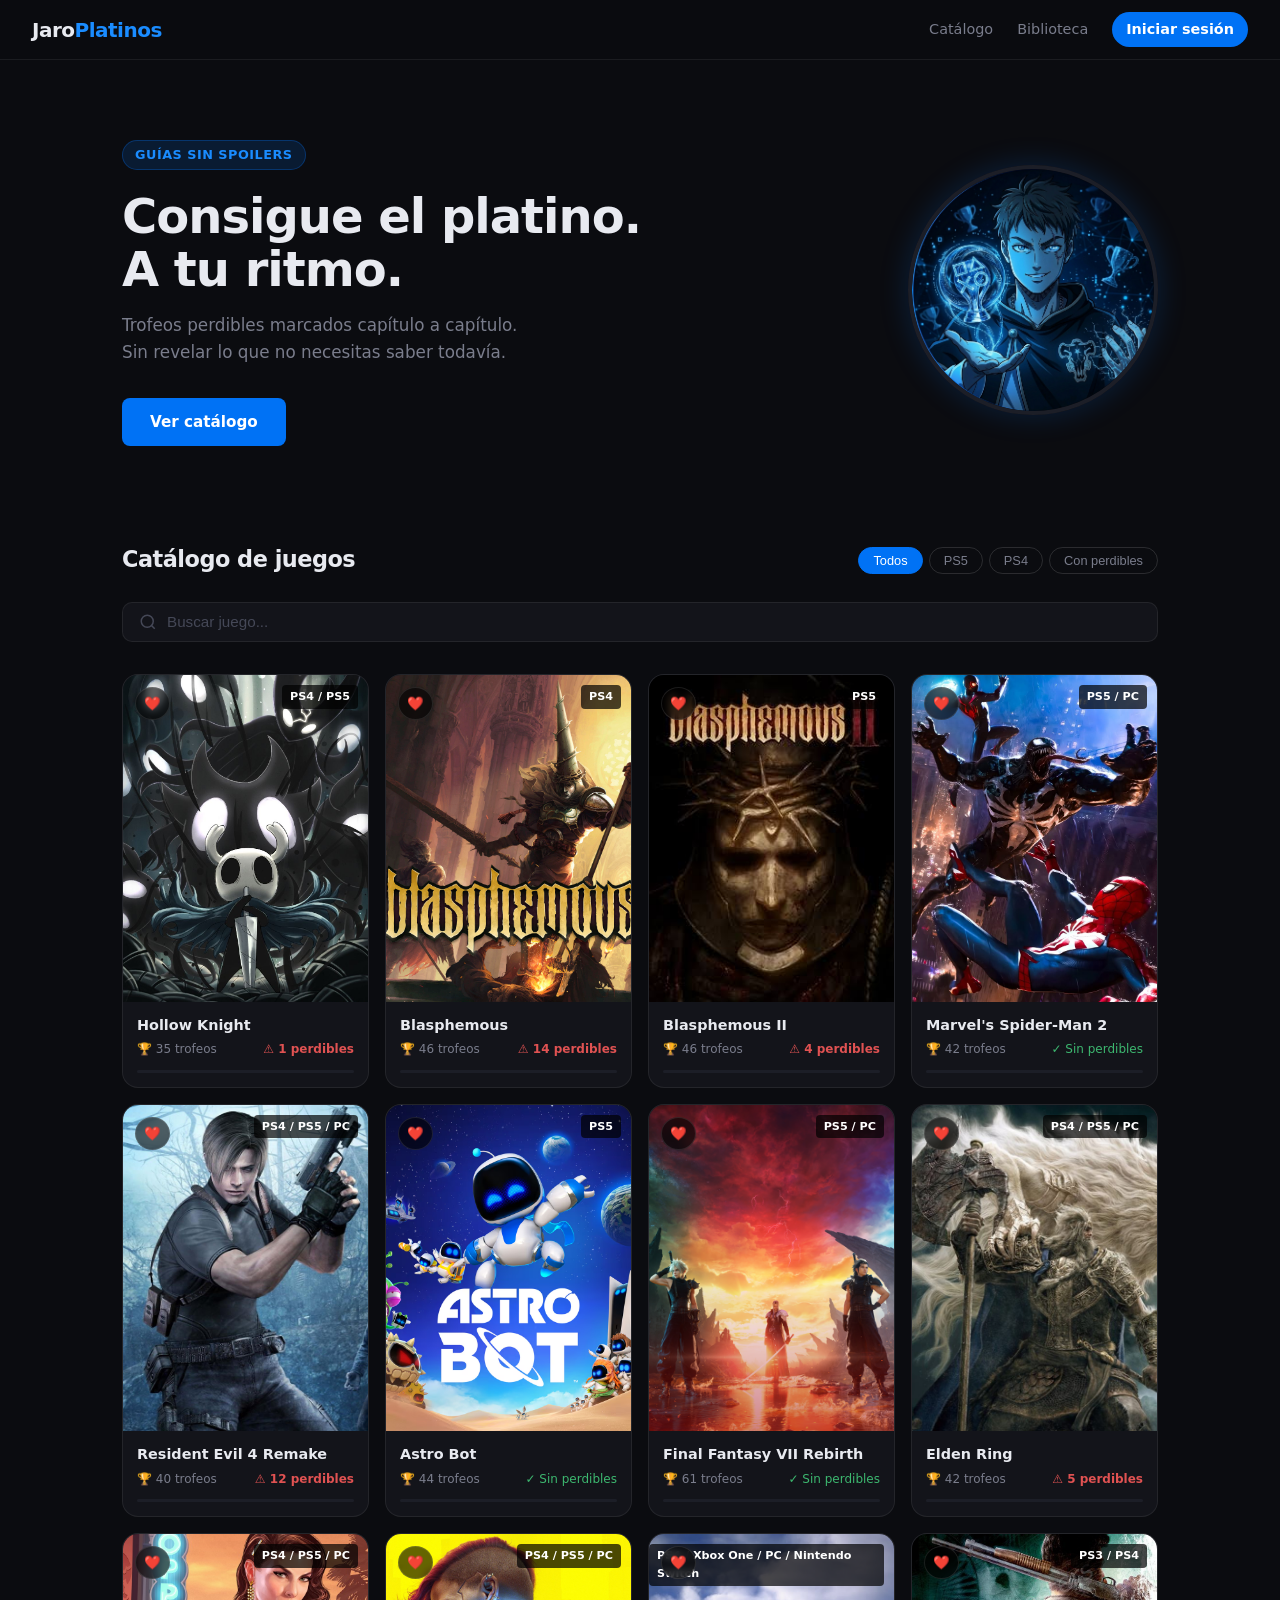
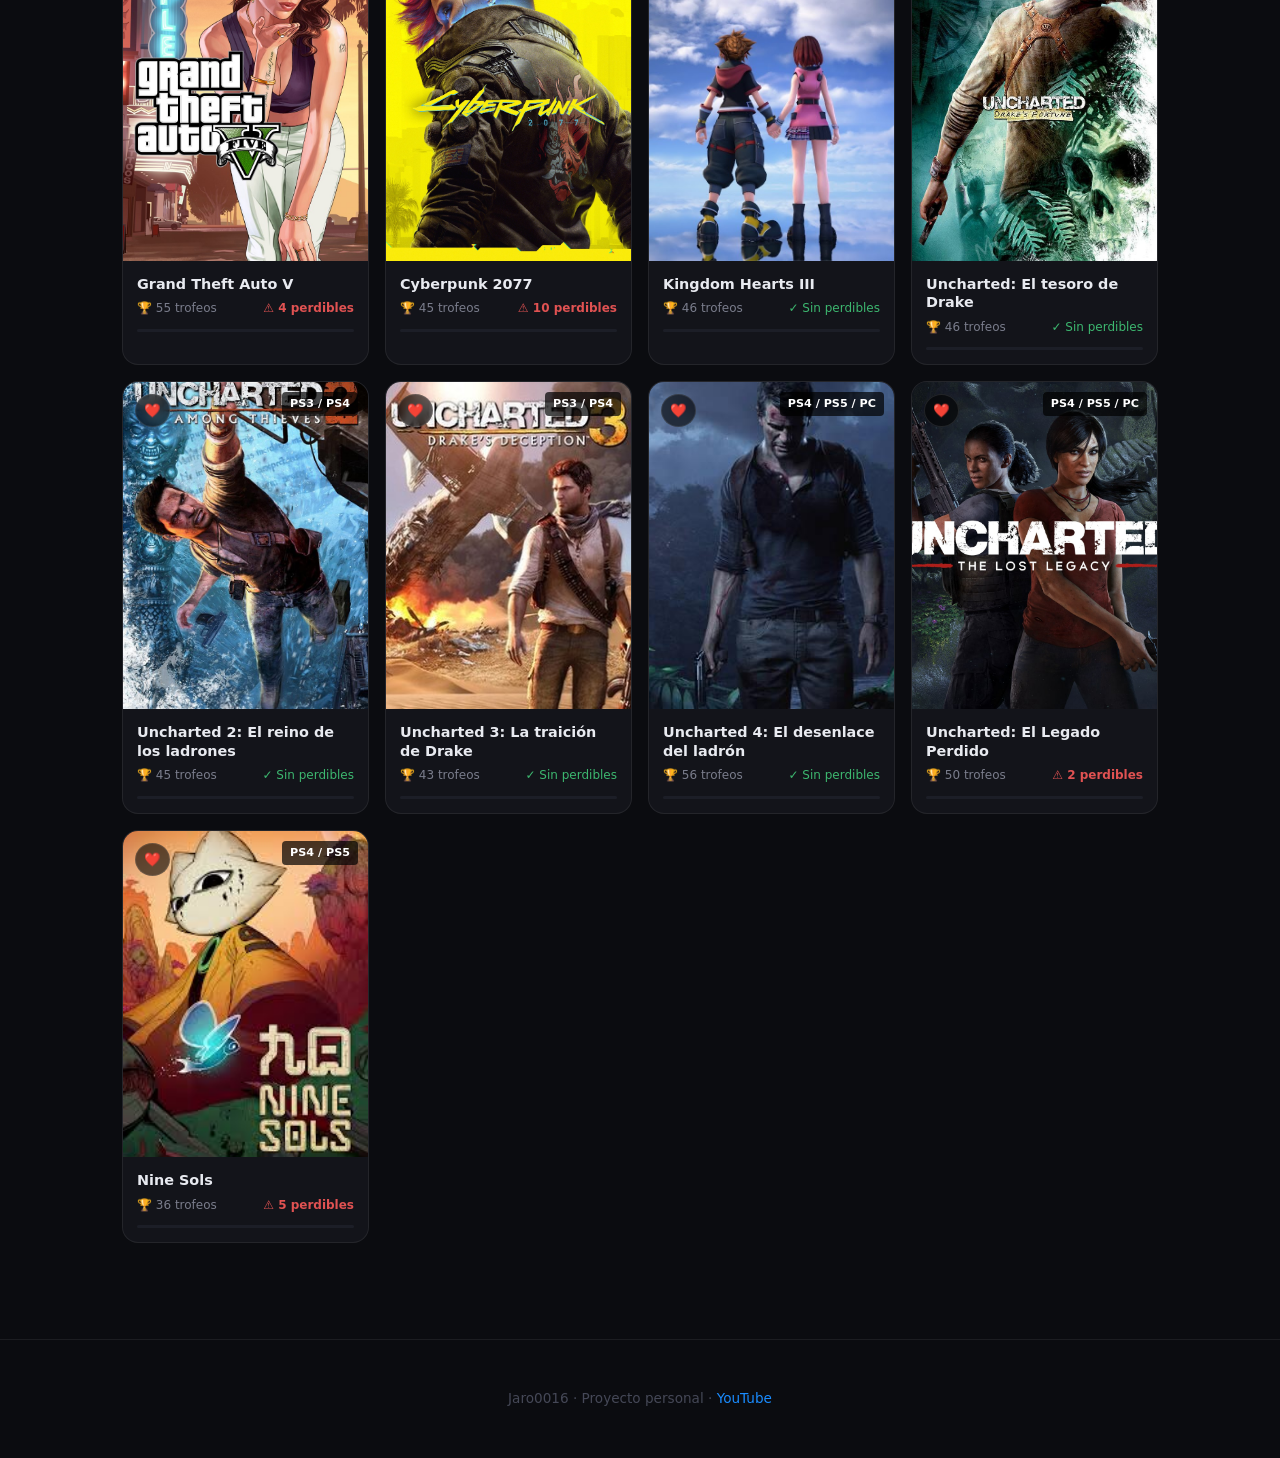
<file: index.html>
<!DOCTYPE html>
<html lang="es">
<head>
  <meta charset="UTF-8">
  <meta name="viewport" content="width=device-width, initial-scale=1.0">
  <title>JaroPlatinos — Guías de platino sin spoilers</title>
  <link rel="stylesheet" href="css/main.css">
</head>
<body>

  <nav class="navbar">
  <a href="index.html" class="logo">Jaro<span>Platinos</span></a>
  <div class="nav-links">
    <a href="#catalogo">Catálogo</a>
    <a href="pages/library.html">Biblioteca</a>
    <a href="pages/login.html" class="btn-psn" id="nav-login-btn">Iniciar sesión</a>
  </div>
</nav>

  <header class="hero">
  <div class="hero-content">
    <div class="hero-badge">Guías sin spoilers</div>
    <h1>Consigue el platino.<br>A tu ritmo.</h1>
    <p>Trofeos perdibles marcados capítulo a capítulo. Sin revelar lo que no necesitas saber todavía.</p>
    <a href="#catalogo" class="cta-btn">Ver catálogo</a>
  </div>

  <a href="https://www.youtube.com/@Jaro0016" target="_blank" class="hero-logo-link">
    <img src="img/logo-modified.png" alt="Canal de Jaro" class="hero-avatar">
  </a>
</header>

  <main class="container" id="catalogo">
    <div class="section-header">
      <h2>Catálogo de juegos</h2>
      <div class="filters">
        <button class="filter-btn active" data-filter="all">Todos</button>
        <button class="filter-btn" data-filter="ps5">PS5</button>
        <button class="filter-btn" data-filter="ps4">PS4</button>
        <button class="filter-btn" data-filter="missable">Con perdibles</button>
      </div>
    </div>

    <div class="search-bar">
      <svg width="18" height="18" viewBox="0 0 24 24" fill="none" stroke="currentColor" stroke-width="2"><circle cx="11" cy="11" r="8"/><path d="m21 21-4.35-4.35"/></svg>
      <input type="text" id="search-input" placeholder="Buscar juego..." autocomplete="off">
    </div>

    <div class="games-grid" id="games-grid">
      </div>
  </main>

  <footer class="footer">
    <p>Jaro0016 · Proyecto personal · <a href="https://www.youtube.com/@Jaro0016" target="_blank">YouTube</a></p>
  </footer>

  <script src="js/games-data.js"></script>
  <script src="js/catalog.js"></script>

  <script>
    document.addEventListener('DOMContentLoaded', () => {
      const navLoginBtn = document.getElementById('nav-login-btn');
      const user = JSON.parse(localStorage.getItem('jp_user'));
      if (user && navLoginBtn) {
        navLoginBtn.innerHTML = `<span>${user.username}</span>`;
        navLoginBtn.style.background = 'transparent';
        navLoginBtn.style.border = '1px solid var(--border)';
      }
    });
  </script>
</body>
</html>
</file>
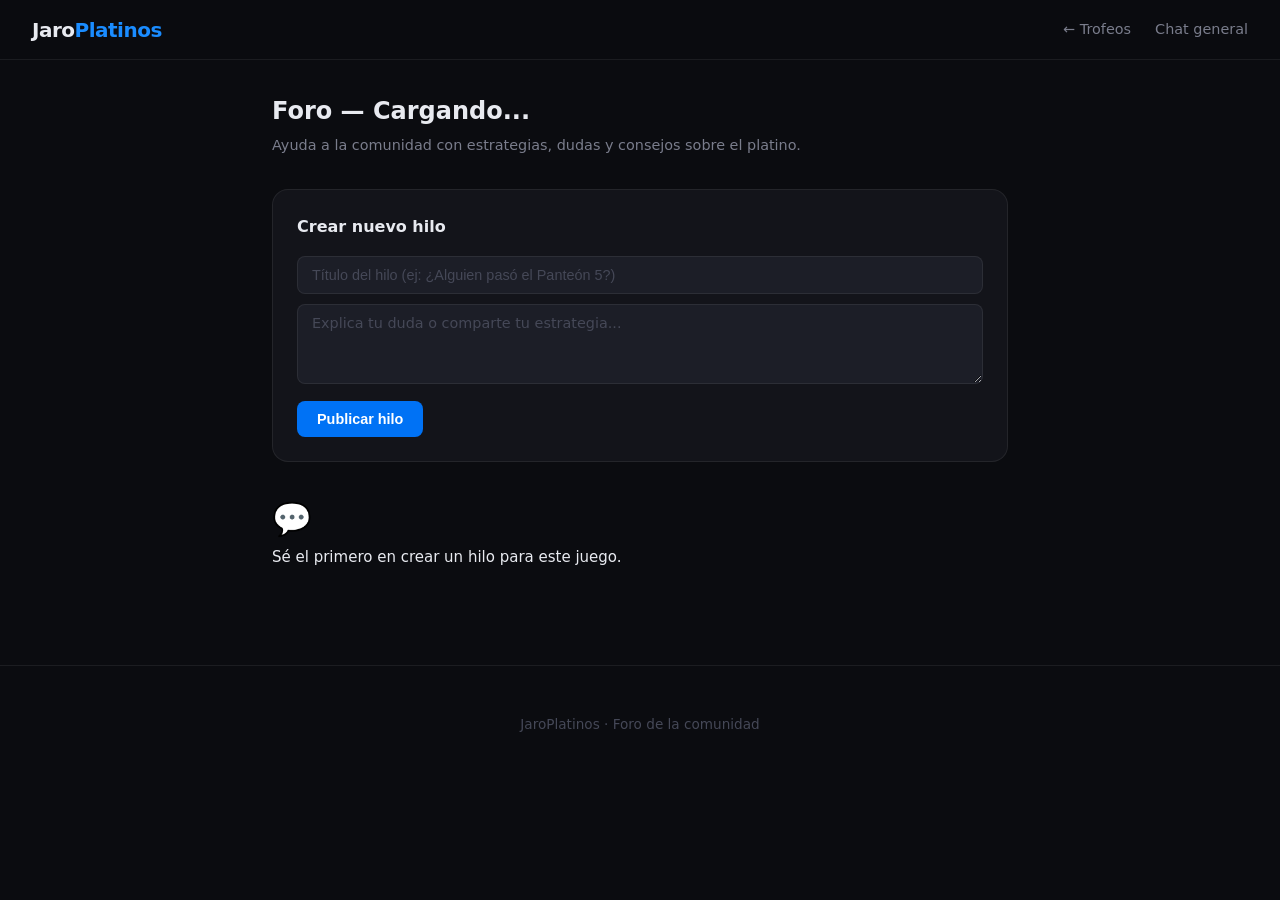
<file: pages/forum.html>
<!DOCTYPE html>
<html lang="es">
<head>
  <meta charset="UTF-8">
  <meta name="viewport" content="width=device-width, initial-scale=1.0">
  <title>JaroPlatinos — Foro</title>
  <link rel="stylesheet" href="../css/main.css">
  <style>
    .forum-container { max-width: 800px; margin: 0 auto; padding: 2rem; }
    .forum-title { font-size: 1.5rem; font-weight: 800; margin-bottom: 0.25rem; }
    .forum-sub { color: var(--text-muted); font-size: 0.9rem; margin-bottom: 2rem; }
    .new-thread-card {
      background: var(--surface);
      border: 1px solid var(--border);
      border-radius: var(--radius-lg);
      padding: 1.5rem;
      margin-bottom: 2rem;
    }
    .new-thread-card h3 { font-size: 1rem; font-weight: 700; margin-bottom: 1rem; }
    .thread-input {
      width: 100%;
      background: var(--surface2);
      border: 1px solid var(--border);
      color: var(--text);
      border-radius: 8px;
      padding: 10px 14px;
      font-size: 0.9rem;
      outline: none;
      margin-bottom: 10px;
      box-sizing: border-box;
      transition: border-color 0.15s;
    }
    .thread-input:focus { border-color: var(--psn-blue); }
    .thread-input::placeholder { color: var(--text-faint); }
    textarea.thread-input { resize: vertical; min-height: 80px; font-family: inherit; }
    .thread-post-btn {
      padding: 10px 20px;
      background: var(--psn-blue);
      border: none;
      border-radius: 8px;
      color: #fff;
      font-weight: 700;
      font-size: 0.9rem;
      cursor: pointer;
      transition: background 0.15s;
    }
    .thread-post-btn:hover { background: var(--psn-blue-glow); }
    .thread-item {
      background: var(--surface);
      border: 1px solid var(--border);
      border-radius: var(--radius);
      padding: 16px;
      margin-bottom: 10px;
      cursor: pointer;
      transition: border-color 0.15s;
    }
    .thread-item:hover { border-color: var(--border-strong); }
    .thread-item-header { display: flex; justify-content: space-between; align-items: flex-start; gap: 1rem; }
    .thread-item-title { font-weight: 700; font-size: 0.95rem; margin-bottom: 4px; }
    .thread-item-preview { font-size: 0.82rem; color: var(--text-muted); }
    .thread-item-meta { font-size: 0.75rem; color: var(--text-faint); white-space: nowrap; margin-top: 4px; }
    .thread-replies-badge {
      font-size: 0.75rem;
      background: var(--surface2);
      border-radius: 6px;
      padding: 3px 9px;
      color: var(--text-muted);
      white-space: nowrap;
      flex-shrink: 0;
    }
    .thread-detail { display: none; }
    .thread-detail.open { display: block; }
    .thread-detail-content {
      background: var(--surface2);
      border-radius: 8px;
      padding: 12px;
      margin-top: 12px;
      margin-bottom: 12px;
      font-size: 0.88rem;
      color: var(--text-muted);
      white-space: pre-wrap;
      word-break: break-word;
    }
    .thread-replies-list { margin-top: 10px; }
    .thread-reply-item {
      display: flex;
      gap: 10px;
      margin-bottom: 14px;
      font-size: 0.85rem;
    }
    .reply-avatar {
      width: 30px; height: 30px;
      border-radius: 50%;
      background: var(--psn-blue);
      flex-shrink: 0;
      display: flex; align-items: center; justify-content: center;
      color: #fff; font-weight: 700; font-size: 0.7rem;
    }
    .reply-username { font-weight: 700; font-size: 0.8rem; color: var(--psn-blue-glow); }
    .reply-text { color: var(--text-muted); margin-top: 2px; white-space: pre-wrap; word-break: break-word; }
    .reply-time { font-size: 0.7rem; color: var(--text-faint); }
    .reply-input-row { display: flex; gap: 8px; margin-top: 10px; }
    .reply-input {
      flex: 1;
      background: var(--surface);
      border: 1px solid var(--border);
      color: var(--text);
      border-radius: 6px;
      padding: 8px 12px;
      font-size: 0.85rem;
      outline: none;
    }
    .reply-input:focus { border-color: var(--psn-blue); }
    .reply-input::placeholder { color: var(--text-faint); }
    .btn-reply-send {
      padding: 8px 14px;
      background: var(--psn-blue);
      border: none; border-radius: 6px;
      color: #fff; font-weight: 700; font-size: 0.82rem;
      cursor: pointer;
    }
    .login-nudge { font-size: 0.82rem; color: var(--text-muted); }
    .login-nudge a { color: var(--psn-blue-glow); }
  </style>
</head>
<body>
  <nav class="navbar">
    <a href="../index.html" class="logo">Jaro<span>Platinos</span></a>
    <div class="nav-links">
      <a href="#" id="nav-back">← Trofeos</a>
      <a href="chat.html">Chat general</a>
    </div>
  </nav>

  <div class="forum-container">
    <h1 class="forum-title" id="forum-title">Foro — Cargando...</h1>
    <p class="forum-sub">Ayuda a la comunidad con estrategias, dudas y consejos sobre el platino.</p>

    <div class="new-thread-card" id="new-thread-card">
      <h3>Crear nuevo hilo</h3>
      <input class="thread-input" id="thread-title-input" placeholder="Título del hilo (ej: ¿Alguien pasó el Panteón 5?)" maxlength="120">
      <textarea class="thread-input" id="thread-body-input" placeholder="Explica tu duda o comparte tu estrategia..." maxlength="1000"></textarea>
      <button class="thread-post-btn" id="btn-post-thread">Publicar hilo</button>
    </div>

    <div id="threads-list">
      <!-- Generado por JS -->
    </div>
  </div>

  <footer class="footer">
    <p>JaroPlatinos · Foro de la comunidad</p>
  </footer>

  <script>
    const params = new URLSearchParams(location.search);
    const gameId = params.get('id');
    const FORUM_KEY = 'jp_forum_' + gameId;

    const navBack = document.getElementById('nav-back');
    if (navBack) navBack.href = `game.html?id=${gameId}`;

    function getUser() { return JSON.parse(localStorage.getItem('jp_user') || 'null'); }
    function getThreads() { return JSON.parse(localStorage.getItem(FORUM_KEY) || '[]'); }
    function saveThreads(t) { localStorage.setItem(FORUM_KEY, JSON.stringify(t)); }
    function now() {
      return new Date().toLocaleDateString('es-ES', { day:'numeric', month:'short', hour:'2-digit', minute:'2-digit' });
    }

    // Set title from game data if available
    function setTitle() {
      if (typeof GAMES_DATA !== 'undefined') {
        const game = GAMES_DATA.find(g => g.id === gameId);
        if (game) document.getElementById('forum-title').textContent = `Foro — ${game.title}`;
      }
    }

    function renderThreads() {
      const threads = getThreads();
      const list = document.getElementById('threads-list');
      const user = getUser();

      if (threads.length === 0) {
        list.innerHTML = `<div class="empty-state"><span style="font-size:2rem">💬</span><p>Sé el primero en crear un hilo para este juego.</p></div>`;
        return;
      }

      list.innerHTML = threads.map((thread, idx) => `
        <div class="thread-item" data-idx="${idx}">
          <div class="thread-item-header">
            <div>
              <div class="thread-item-title">${escapeHTML(thread.title)}</div>
              <div class="thread-item-preview">${escapeHTML(thread.body.slice(0, 100))}${thread.body.length > 100 ? '…' : ''}</div>
              <div class="thread-item-meta">por <strong style="color:var(--psn-blue-glow)">${thread.username}</strong> · ${thread.time}</div>
            </div>
            <span class="thread-replies-badge">💬 ${(thread.replies || []).length}</span>
          </div>
          <div class="thread-detail" id="thread-detail-${idx}">
            <div class="thread-detail-content">${escapeHTML(thread.body)}</div>
            <div class="thread-replies-list">
              ${(thread.replies || []).map(r => `
                <div class="thread-reply-item">
                  <div class="reply-avatar">${r.username.slice(0,2).toUpperCase()}</div>
                  <div>
                    <div class="reply-username">${r.username}</div>
                    <div class="reply-text">${escapeHTML(r.text)}</div>
                    <div class="reply-time">${r.time}</div>
                  </div>
                </div>
              `).join('')}
            </div>
            ${user
              ? `<div class="reply-input-row">
                  <input class="reply-input" data-idx="${idx}" placeholder="Responde al hilo..." maxlength="500">
                  <button class="btn-reply-send" data-idx="${idx}">Responder</button>
                </div>`
              : `<p class="login-nudge"><a href="login.html">Inicia sesión</a> para responder.</p>`}
          </div>
        </div>
      `).join('');

      // Ocultamos el formulario si no hay sesión
      const newThreadCard = document.getElementById('new-thread-card');
      if (!user) {
        newThreadCard.innerHTML = `<p class="login-nudge"><a href="login.html">Inicia sesión</a> para crear hilos.</p>`;
      }
    }

    function escapeHTML(str) {
      return String(str).replace(/&/g,'&amp;').replace(/</g,'&lt;').replace(/>/g,'&gt;');
    }

    // Crear hilo
    document.getElementById('btn-post-thread') && document.getElementById('btn-post-thread').addEventListener('click', () => {
      const user = getUser();
      if (!user) { alert('Inicia sesión primero.'); return; }
      const title = document.getElementById('thread-title-input').value.trim();
      const body = document.getElementById('thread-body-input').value.trim();
      if (!title || !body) return;
      const threads = getThreads();
      threads.unshift({ title, body, username: user.username, time: now(), replies: [] });
      saveThreads(threads);
      document.getElementById('thread-title-input').value = '';
      document.getElementById('thread-body-input').value = '';
      renderThreads();
    });

    // Eventos delegados: abrir hilo y enviar respuesta
    document.getElementById('threads-list').addEventListener('click', e => {
      // Abrir/cerrar hilo
      const item = e.target.closest('.thread-item');
      if (item && !e.target.closest('.btn-reply-send') && !e.target.closest('.reply-input')) {
        const idx = item.dataset.idx;
        const detail = document.getElementById('thread-detail-' + idx);
        detail.classList.toggle('open');
      }
      // Responder
      const sendBtn = e.target.closest('.btn-reply-send');
      if (sendBtn) {
        const user = getUser();
        if (!user) return;
        const idx = sendBtn.dataset.idx;
        const input = document.querySelector(`.reply-input[data-idx="${idx}"]`);
        if (!input || !input.value.trim()) return;
        const threads = getThreads();
        if (!threads[idx].replies) threads[idx].replies = [];
        threads[idx].replies.push({ username: user.username, text: input.value.trim(), time: now() });
        saveThreads(threads);
        renderThreads();
        // Reabrir el hilo
        setTimeout(() => {
          const detail = document.getElementById('thread-detail-' + idx);
          if (detail) { detail.classList.add('open'); }
        }, 0);
      }
    });

    setTitle();
    renderThreads();
  </script>

  <!-- Necesario para setTitle() -->
  <script src="../js/games-data.js"></script>
</body>
</html>
</file>
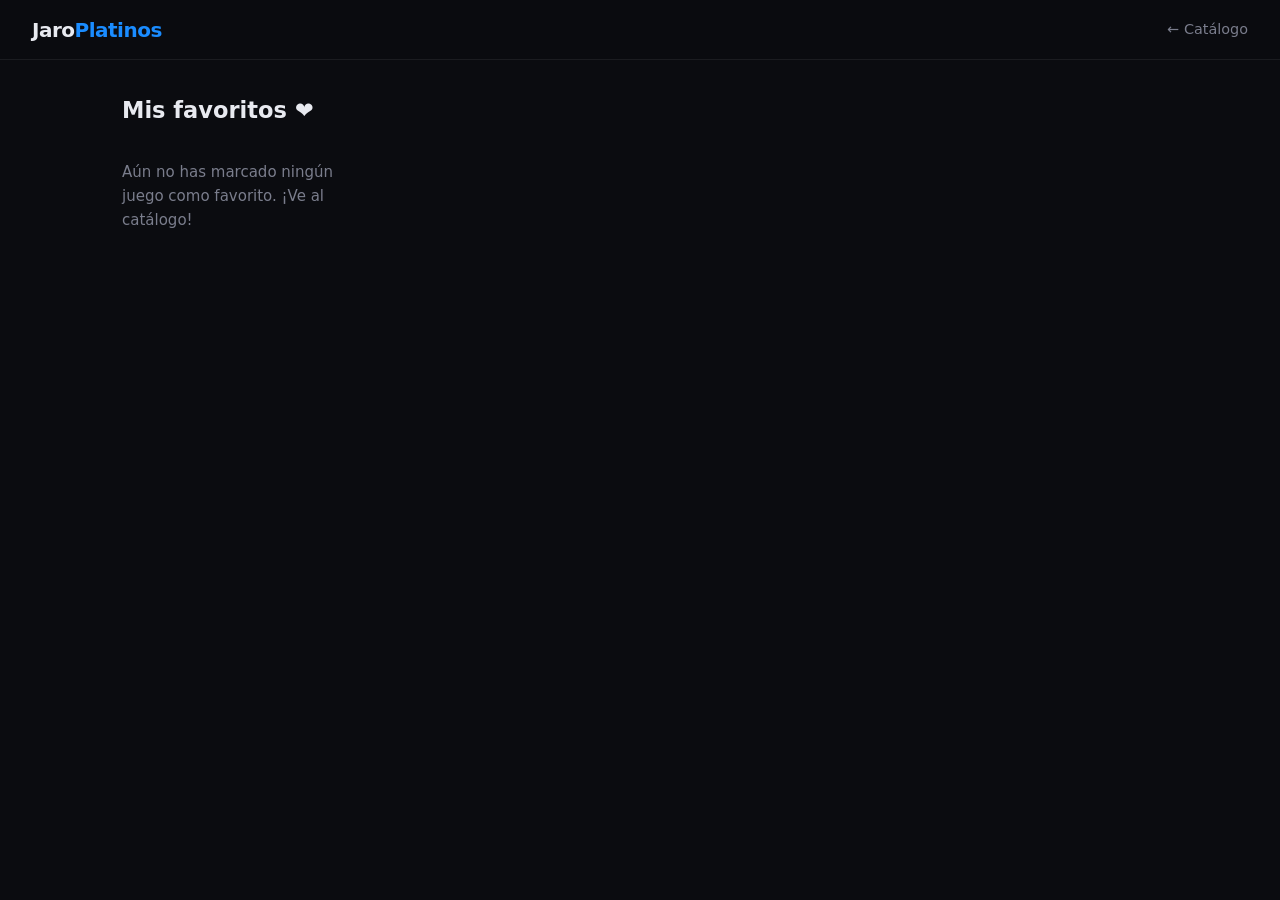
<file: pages/library.html>
<!DOCTYPE html>
<html lang="es">
<head>
  <meta charset="UTF-8">
  <title>Mi Biblioteca — JaroPlatinos</title>
  <link rel="stylesheet" href="../css/main.css">
</head>
<body>
  <nav class="navbar">
    <a href="../index.html" class="logo">Jaro<span>Platinos</span></a>
    <div class="nav-links">
      <a href="../index.html">← Catálogo</a>
    </div>
  </nav>

  <main class="container">
    <h2 style="margin-bottom: 2rem;">Mis favoritos ❤️</h2>
    <div class="games-grid" id="library-grid"></div>
  </main>

  <script src="../js/games-data.js"></script>
  <script src="../js/library.js"></script>
</body>
</html>
</file>
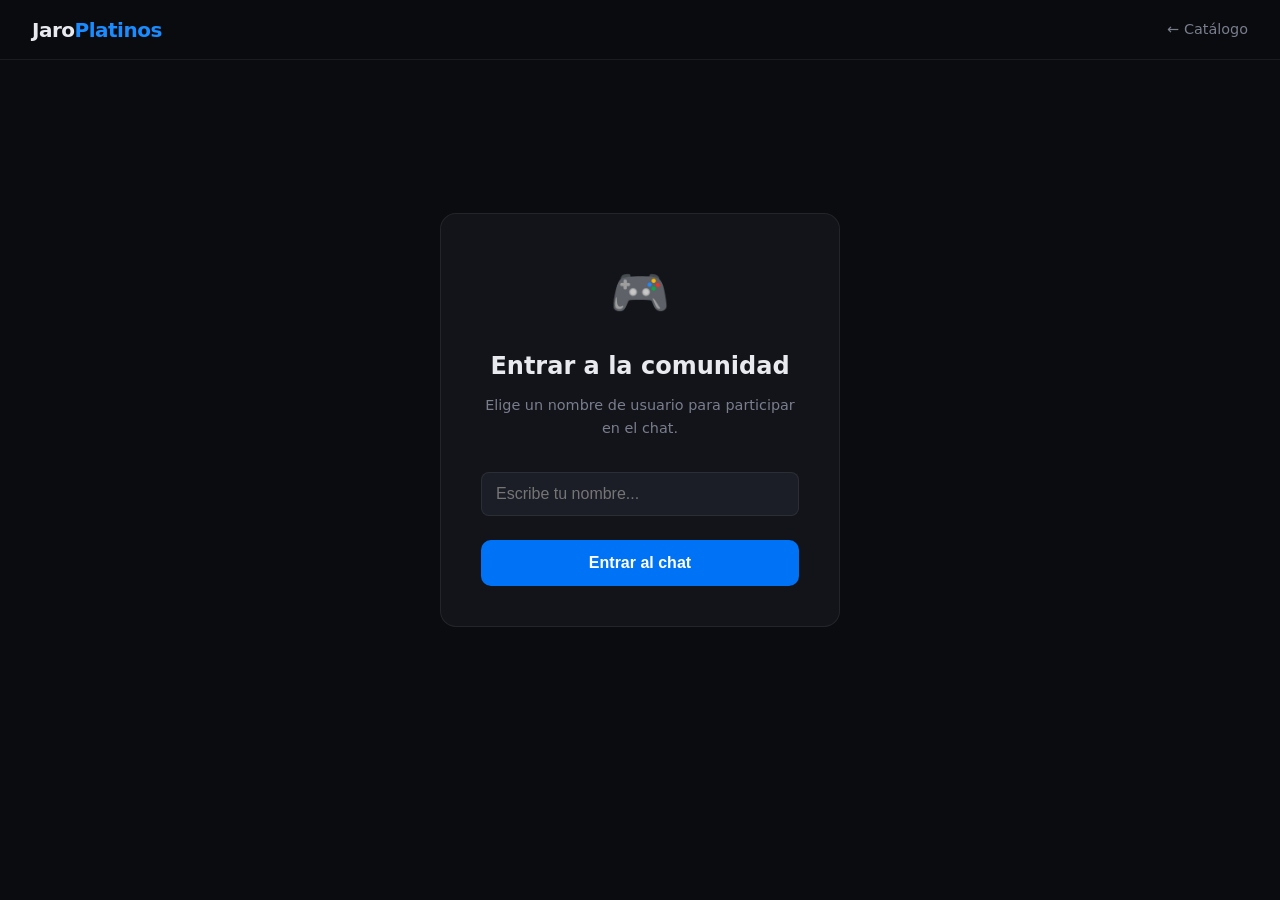
<file: pages/login.html>
<!DOCTYPE html>
<html lang="es">
<head>
  <meta charset="UTF-8">
  <meta name="viewport" content="width=device-width, initial-scale=1.0">
  <title>JaroPlatinos — Identificarse</title>
  <link rel="stylesheet" href="../css/main.css">
  <style>
    .login-page {
      min-height: 80vh;
      display: flex;
      align-items: center;
      justify-content: center;
      padding: 2rem;
    }
    .login-card {
      background: var(--surface);
      border: 1px solid var(--border);
      border-radius: var(--radius-lg);
      padding: 2.5rem;
      width: 100%;
      max-width: 400px;
      text-align: center;
    }
    .login-logo { font-size: 3rem; margin-bottom: 1rem; }
    .login-card h1 { font-size: 1.5rem; font-weight: 800; margin-bottom: 0.5rem; }
    .login-card p { color: var(--text-muted); font-size: 0.9rem; margin-bottom: 2rem; }
    
    .input-field {
      width: 100%;
      background: var(--surface2);
      border: 1px solid var(--border);
      color: var(--text);
      border-radius: 8px;
      padding: 12px 14px;
      font-size: 1rem;
      outline: none;
      margin-bottom: 1.5rem;
      box-sizing: border-box;
      transition: border-color 0.15s;
    }
    .input-field:focus { border-color: var(--psn-blue); }
    
    .btn-enter {
      width: 100%;
      padding: 14px;
      background: var(--psn-blue);
      color: #fff;
      border: none;
      border-radius: 10px;
      font-size: 1rem;
      font-weight: 700;
      cursor: pointer;
      transition: background 0.15s;
    }
    .btn-enter:hover { background: var(--psn-blue-glow); }
    
    .logged-in-card { display: none; }
    .profile-avatar {
      width: 80px; height: 80px;
      border-radius: 50%;
      background: var(--psn-blue);
      color: #fff;
      display: flex; align-items: center; justify-content: center;
      font-size: 2rem; font-weight: 700;
      margin: 0 auto 1rem;
    }
    .btn-logout {
      width: 100%;
      padding: 12px;
      background: transparent;
      border: 1px solid var(--border-strong);
      color: var(--text-muted);
      border-radius: 8px;
      margin-top: 1rem;
      cursor: pointer;
    }
  </style>
</head>
<body>
  <nav class="navbar">
    <a href="../index.html" class="logo">Jaro<span>Platinos</span></a>
    <div class="nav-links">
      <a href="../index.html">← Catálogo</a>
    </div>
  </nav>

  <div class="login-page">
    <div class="login-card" id="login-card">
      <div class="login-logo">🎮</div>
      <h1>Entrar a la comunidad</h1>
      <p>Elige un nombre de usuario para participar en el chat.</p>

      <input class="input-field" id="username" type="text" placeholder="Escribe tu nombre..." maxlength="20">
      <button class="btn-enter" id="btn-enter">Entrar al chat</button>
    </div>

    <div class="login-card logged-in-card" id="logged-in-card">
      <div class="profile-avatar" id="user-avatar"></div>
      <h1 id="user-welcome">¡Hola!</h1>
      <p>Sesión activa. Ya puedes chatear con los demás.</p>
      <a href="../index.html" class="cta-btn" style="display:inline-block; width:100%; box-sizing:border-box;">Ir al catálogo</a>
      <button class="btn-logout" id="btn-logout">Cerrar sesión</button>
    </div>
  </div>

  <script>
    const loginCard = document.getElementById('login-card');
    const loggedInCard = document.getElementById('logged-in-card');

    function getUser() { return JSON.parse(localStorage.getItem('jp_user') || 'null'); }

    function showLoggedIn(user) {
      loginCard.style.display = 'none';
      loggedInCard.style.display = 'block';
      document.getElementById('user-avatar').textContent = user.username.slice(0,2).toUpperCase();
      document.getElementById('user-welcome').textContent = `¡Hola, ${user.username}!`;
    }

    const existing = getUser();
    if (existing) showLoggedIn(existing);

    // Botón Entrar
    document.getElementById('btn-enter').addEventListener('click', () => {
      const username = document.getElementById('username').value.trim();
      if (!username) {
        document.getElementById('username').focus();
        return;
      }
      const user = { username, date: new Date().toISOString() };
      localStorage.setItem('jp_user', JSON.stringify(user));
      showLoggedIn(user);
    });

    // Logout
    document.getElementById('btn-logout').addEventListener('click', () => {
      localStorage.removeItem('jp_user');
      loginCard.style.display = 'block';
      loggedInCard.style.display = 'none';
      document.getElementById('username').value = '';
    });
  </script>
</body>
</html>
</file>
<file: css/main.css>
/* ===========================
   JAROPLATINOS — MAIN STYLES
   =========================== */

:root {
  --bg: #0b0c10;
  --surface: #13141a;
  --surface2: #1c1e27;
  --border: rgba(255,255,255,0.07);
  --border-strong: rgba(255,255,255,0.13);
  --text: #e8eaf0;
  --text-muted: #7a7d8c;
  --text-faint: #454857;
  --psn-blue: #0072f5;
  --psn-blue-glow: #1a8cff;
  --gold: #c9913a;
  --silver: #8a9ab5;
  --bronze: #8a5c3c;
  --missable: #e05252;
  --missable-bg: rgba(224, 82, 82, 0.1);
  --success: #3db870;
  --radius: 10px;
  --radius-lg: 16px;
}

*, *::before, *::after { box-sizing: border-box; margin: 0; padding: 0; }

html { scroll-behavior: smooth; }

body {
  background: var(--bg);
  color: var(--text);
  font-family: 'Segoe UI', system-ui, -apple-system, sans-serif;
  font-size: 15px;
  line-height: 1.6;
  min-height: 100vh;
  /* Evita el scroll horizontal indeseado */
  overflow-x: hidden; 
}

a { color: inherit; text-decoration: none; }

/* ---- NAVBAR ---- */
.navbar {
  position: sticky;
  top: 0;
  z-index: 100;
  display: flex;
  align-items: center;
  justify-content: space-between;
  padding: 0 2rem;
  height: 60px;
  background: rgba(11, 12, 16, 0.9);
  backdrop-filter: blur(12px);
  border-bottom: 1px solid var(--border);
  /* Permite que los elementos se ajusten mejor */
  gap: 1rem;
}

.logo {
  font-size: 1.25rem;
  font-weight: 700;
  letter-spacing: -0.5px;
  white-space: nowrap;
}
.logo span { color: var(--psn-blue-glow); }

.nav-links {
  display: flex;
  align-items: center;
  gap: 1.5rem;
}

.nav-links a {
  font-size: 0.9rem;
  color: var(--text-muted);
  transition: color 0.15s;
  white-space: nowrap; /* Evita que los enlaces se partan en dos líneas */
}
.nav-links a:hover { color: var(--text); }

.btn-psn {
  display: flex;
  align-items: center;
  justify-content: center;
  gap: 6px;
  padding: 6px 14px;
  background: var(--psn-blue);
  color: #fff !important;
  border-radius: 20px;
  font-size: 0.85rem;
  font-weight: 600;
  transition: background 0.15s, transform 0.1s;
  /* Estas dos líneas evitan la deformación vertical que se ve en la imagen */
  white-space: nowrap;
  flex-shrink: 0;
}
.btn-psn:hover { background: var(--psn-blue-glow); transform: translateY(-1px); }

/* ---- HERO ---- */
.hero {
  display: flex;
  flex-direction: row; 
  align-items: center; 
  justify-content: space-between; 
  gap: 3rem;
  max-width: 1100px;
  margin: 0 auto;
  padding: 5rem 2rem 4rem;
}

.hero-inner { max-width: 520px; }

.hero-badge {
  display: inline-block;
  padding: 4px 12px;
  background: rgba(0, 114, 245, 0.15);
  border: 1px solid rgba(0, 114, 245, 0.3);
  color: var(--psn-blue-glow);
  border-radius: 20px;
  font-size: 0.8rem;
  font-weight: 600;
  letter-spacing: 0.5px;
  margin-bottom: 1.25rem;
  text-transform: uppercase;
}

.hero h1 {
  font-size: clamp(2rem, 4vw, 3rem);
  font-weight: 800;
  line-height: 1.1;
  letter-spacing: -1px;
  margin-bottom: 1rem;
}

.hero p {
  font-size: 1.05rem;
  color: var(--text-muted);
  margin-bottom: 2rem;
  max-width: 420px;
}

.cta-btn {
  display: inline-block;
  padding: 12px 28px;
  background: var(--psn-blue);
  color: #fff;
  border-radius: 8px;
  font-weight: 700;
  font-size: 0.95rem;
  transition: background 0.15s, transform 0.1s;
}
.cta-btn:hover { background: var(--psn-blue-glow); transform: translateY(-2px); }

/* Hero trophy preview cards */
.hero-trophy-preview {
  display: flex;
  flex-direction: column;
  gap: 10px;
  flex-shrink: 0;
}

.trophy-preview-card {
  display: flex;
  align-items: center;
  gap: 10px;
  padding: 12px 16px;
  background: var(--surface);
  border: 1px solid var(--border);
  border-radius: var(--radius);
  font-size: 0.85rem;
  width: 260px;
  position: relative;
}

.trophy-preview-card .trophy-icon { font-size: 1.2rem; flex-shrink: 0; }
.trophy-preview-card > span:nth-child(2) { flex: 1; }
.chapter-label {
  font-size: 0.7rem;
  color: var(--text-faint);
  white-space: nowrap;
}
.missable-badge, .done-badge {
  font-size: 0.7rem;
  padding: 2px 7px;
  border-radius: 4px;
  font-weight: 700;
}
.missable-badge { background: var(--missable-bg); color: var(--missable); }
.done-badge { background: rgba(61, 184, 112, 0.1); color: var(--success); }

/* ---- CATALOG ---- */
.container {
  max-width: 1100px;
  margin: 0 auto;
  padding: 2rem;
}

.section-header {
  display: flex;
  align-items: center;
  justify-content: space-between;
  margin-bottom: 1.5rem;
  flex-wrap: wrap;
  gap: 1rem;
}

.section-header h2 { font-size: 1.4rem; font-weight: 700; letter-spacing: -0.5px; }

.filters { display: flex; gap: 6px; flex-wrap: wrap; }

.filter-btn {
  padding: 5px 14px;
  background: transparent;
  border: 1px solid var(--border-strong);
  color: var(--text-muted);
  border-radius: 20px;
  font-size: 0.8rem;
  cursor: pointer;
  transition: all 0.15s;
}
.filter-btn:hover { color: var(--text); border-color: rgba(255,255,255,0.25); }
.filter-btn.active { background: var(--psn-blue); border-color: var(--psn-blue); color: #fff; }

.search-bar {
  display: flex;
  align-items: center;
  gap: 10px;
  padding: 10px 16px;
  background: var(--surface);
  border: 1px solid var(--border);
  border-radius: var(--radius);
  margin-bottom: 2rem;
}

.search-bar svg { color: var(--text-faint); flex-shrink: 0; }
.search-bar input {
  flex: 1;
  background: transparent;
  border: none;
  outline: none;
  color: var(--text);
  font-size: 0.95rem;
}
.search-bar input::placeholder { color: var(--text-faint); }

/* Game grid */
.games-grid {
  display: grid;
  grid-template-columns: repeat(auto-fill, minmax(240px, 1fr));
  gap: 16px;
}

.game-card {
  background: var(--surface);
  border: 1px solid var(--border);
  border-radius: var(--radius-lg);
  overflow: hidden;
  cursor: pointer;
  transition: transform 0.18s, border-color 0.18s;
  text-decoration: none;
  display: block;
}
.game-card:hover { transform: translateY(-3px); border-color: var(--border-strong); }

.game-cover {
  width: 100%;
  aspect-ratio: 3/4;
  background: var(--surface2);
  display: flex;
  align-items: center;
  justify-content: center;
  font-size: 3rem;
  position: relative;
  overflow: hidden;
}

.game-cover img { width: 100%; height: 100%; object-fit: cover; }

.game-platform-badge {
  position: absolute;
  top: 10px;
  right: 10px;
  padding: 3px 8px;
  background: rgba(0,0,0,0.7);
  border-radius: 4px;
  font-size: 0.7rem;
  font-weight: 700;
  color: #fff;
}

.game-info { padding: 14px; }
.game-title { font-weight: 700; font-size: 0.9rem; line-height: 1.3; margin-bottom: 6px; }
.game-meta { display: flex; justify-content: space-between; align-items: center; }
.trophy-count { font-size: 0.75rem; color: var(--text-muted); }
.missable-count {
  display: flex;
  align-items: center;
  gap: 4px;
  font-size: 0.75rem;
  color: var(--missable);
  font-weight: 600;
}

.progress-mini { margin-top: 10px; }
.progress-mini-bar {
  height: 3px;
  background: var(--surface2);
  border-radius: 2px;
  overflow: hidden;
}
.progress-mini-fill {
  height: 100%;
  background: var(--psn-blue);
  border-radius: 2px;
  transition: width 0.3s;
}
.progress-mini-text { font-size: 0.7rem; color: var(--text-faint); margin-top: 4px; }

/* ---- FOOTER ---- */
.footer {
  text-align: center;
  padding: 3rem 2rem;
  color: var(--text-faint);
  font-size: 0.85rem;
  border-top: 1px solid var(--border);
  margin-top: 4rem;
}
.footer a { color: var(--psn-blue-glow); }

/* ---- TROPHY PAGE ---- */
.trophy-page-header {
  display: flex;
  gap: 2rem;
  align-items: flex-start;
  max-width: 900px;
  margin: 2rem auto;
  padding: 0 2rem;
  /* Separación inferior para que no se pegue con las tarjetas */
  margin-bottom: 3rem; 
}

.game-cover-large {
  width: 160px;
  height: 200px;
  border-radius: var(--radius-lg);
  background: var(--surface2);
  flex-shrink: 0;
  display: flex;
  align-items: center;
  justify-content: center;
  font-size: 3rem;
  overflow: hidden;
}
.game-cover-large img { width: 100%; height: 100%; object-fit: cover; }

.game-header-info h1 {
  font-size: 1.8rem;
  font-weight: 800;
  letter-spacing: -0.5px;
  margin-bottom: 0.5rem;
  line-height: 1.2;
}

.game-stats-row {
  display: flex;
  gap: 1rem;
  margin: 1.5rem 0;
  flex-wrap: wrap; /* Importante para que no se sobrepongan los textos */
}

.stat-chip {
  display: flex;
  align-items: center;
  gap: 6px;
  font-size: 0.85rem;
  color: var(--text-muted);
  white-space: nowrap; /* Evita roturas internas extrañas */
}
.stat-chip strong { color: var(--text); }

.big-progress { margin-top: 1.25rem; }
.big-progress-label {
  display: flex;
  justify-content: space-between;
  font-size: 0.85rem;
  color: var(--text-muted);
  margin-bottom: 6px;
}
.big-progress-bar {
  height: 6px;
  background: var(--surface2);
  border-radius: 4px;
  overflow: hidden;
  width: 100%;
  max-width: 400px;
}
.big-progress-fill {
  height: 100%;
  background: linear-gradient(90deg, var(--psn-blue), var(--psn-blue-glow));
  transition: width 0.4s;
}

/* Trophy list */
.trophy-list-container {
  max-width: 900px;
  margin: 0 auto;
  padding: 0 2rem 4rem;
}

.chapter-group { margin-bottom: 2rem; }
.chapter-title {
  font-size: 0.75rem;
  font-weight: 700;
  text-transform: uppercase;
  letter-spacing: 1px;
  color: var(--text-faint);
  margin-bottom: 10px;
  padding-bottom: 8px;
  border-bottom: 1px solid var(--border);
}

.trophy-card {
  background: var(--surface);
  border: 1px solid var(--border);
  border-radius: var(--radius);
  margin-bottom: 8px;
  transition: border-color 0.15s;
}
.trophy-card:hover { border-color: var(--border-strong); }
.trophy-card.is-done { opacity: 0.55; }

.trophy-card-main {
  display: flex;
  align-items: center;
  gap: 14px;
  padding: 14px;
  cursor: pointer;
}

.trophy-checkbox-custom {
  width: 22px;
  height: 22px;
  border-radius: 5px;
  border: 2px solid var(--border-strong);
  flex-shrink: 0;
  display: flex;
  align-items: center;
  justify-content: center;
  transition: background 0.15s, border-color 0.15s;
}
.trophy-card.is-done .trophy-checkbox-custom { background: var(--psn-blue); border-color: var(--psn-blue); }
.trophy-checkbox-custom svg { display: none; }
.trophy-card.is-done .trophy-checkbox-custom svg { display: block; }

.trophy-type-icon { font-size: 1.4rem; flex-shrink: 0; }
.trophy-card-info { flex: 1; min-width: 0; }

.trophy-name {
  font-weight: 600;
  font-size: 0.9rem;
  white-space: normal; /* Permite que el texto baje si es muy largo */
  line-height: 1.3;
}

.trophy-desc { font-size: 0.82rem; color: var(--text-muted); margin-top: 4px; line-height: 1.4; }

.trophy-tags { display: flex; gap: 6px; margin-top: 8px; flex-wrap: wrap; }
.tag { font-size: 0.7rem; padding: 2px 8px; border-radius: 4px; font-weight: 600; }
.tag-missable { background: var(--missable-bg); color: var(--missable); }
.tag-online { background: rgba(0,114,245,0.12); color: var(--psn-blue-glow); }
.tag-chapter { background: var(--surface2); color: var(--text-faint); }

.trophy-actions { display: flex; align-items: center; gap: 10px; padding-right: 8px; }

/* ... (Resto de estilos de comentarios y empty state igual) ... */

/* --- NUEVOS ESTILOS PARA EL LOGO DEL HERO --- */
.hero-logo-wrapper {
  flex-shrink: 0;
  transition: transform 0.3s ease;
  display: block;
}
.hero-logo-wrapper:hover { transform: scale(1.05); }

.hero-avatar {
  width: 250px;
  height: 250px;
  border-radius: 50%;
  border: 4px solid var(--surface2);
  box-shadow: 0 0 30px rgba(0, 114, 245, 0.2);
  object-fit: cover;
  animation: pulse-glow 4s infinite ease-in-out; 
}

@keyframes pulse-glow {
  0% { box-shadow: 0 0 20px rgba(0, 114, 245, 0.2); }
  50% { box-shadow: 0 0 40px rgba(0, 114, 245, 0.4); }
  100% { box-shadow: 0 0 20px rgba(0, 114, 245, 0.2); }
}

/* =========================================
   MEDIA QUERIES (OPTIMIZACIÓN MÓVIL TOTAL)
   ========================================= */

@media (max-width: 768px) {
  /* HERO */
  .hero {
    flex-direction: column-reverse; 
    text-align: center;
    padding: 3rem 1.5rem 2rem;
  }
  .hero-inner { max-width: 100%; }
  .hero-logo-wrapper { margin-bottom: 2rem; }
  .hero-trophy-preview { display: none; }

  /* TROPHY PAGE HEADER */
  .trophy-page-header { 
    flex-direction: column; 
    align-items: center; /* Centrar cabecera en móvil */
    text-align: center;
    margin-bottom: 2rem;
  }
  .game-cover-large { width: 120px; height: 160px; } /* Más pequeño en móvil */
  .game-stats-row { justify-content: center; } /* Centra las estadísticas */
  
  .container, .trophy-list-container { padding-left: 1rem; padding-right: 1rem; }
}

@media (max-width: 700px) {
  /* NAVBAR - Solución al problema de solapamiento */
  .navbar { 
    padding: 10px 1rem; 
    height: auto; 
    flex-wrap: wrap; /* Permite que los elementos salten de línea si no caben */
    justify-content: space-between;
  }
  
  .nav-links {
    width: 100%; /* Forzamos a que los links ocupen toda la fila inferior si es necesario */
    justify-content: flex-start;
    overflow-x: auto; /* Permite scroll horizontal si hay muchos links */
    padding-bottom: 5px;
    gap: 1rem;
    -webkit-overflow-scrolling: touch; /* Suaviza el scroll en iOS */
  }

  .nav-links::-webkit-scrollbar {
    height: 4px; /* Scrollbar sutil para móvil */
  }
  .nav-links::-webkit-scrollbar-thumb {
    background: var(--surface2);
    border-radius: 4px;
  }
}

@media (max-width: 600px) {
  /* CATALOGO */
  .games-grid { 
    grid-template-columns: repeat(2, 1fr); 
    gap: 10px; 
  }
  .game-info { padding: 10px; }
  .game-title { font-size: 0.85rem; margin-bottom: 4px; }
  .game-meta { font-size: 0.7rem; }
  
  /* TROFEOS - Para evitar que la info se pegue */
  .trophy-card-main { flex-direction: column; align-items: flex-start; gap: 8px; }
  .trophy-actions { padding-right: 0; padding-top: 6px; }
}

/* ---- BOTÓN DE FAVORITOS ---- */
.fav-btn {
  position: absolute; 
  top: 12px; 
  left: 12px;
  background: rgba(0,0,0,0.6); 
  backdrop-filter: blur(4px);
  border: 1px solid rgba(255,255,255,0.1); 
  cursor: pointer;
  padding: 8px; 
  border-radius: 50%;
  transition: transform 0.2s, background 0.2s; 
  z-index: 10;
}

.fav-btn:hover { 
  transform: scale(1.1); 
  background: rgba(0,0,0,0.8); 
}

.fav-btn svg { 
  width: 18px; 
  height: 18px; 
  fill: #fff; 
  transition: fill 0.2s; 
}

.fav-btn.active svg { 
  fill: #ff4757; 
}
</file>
